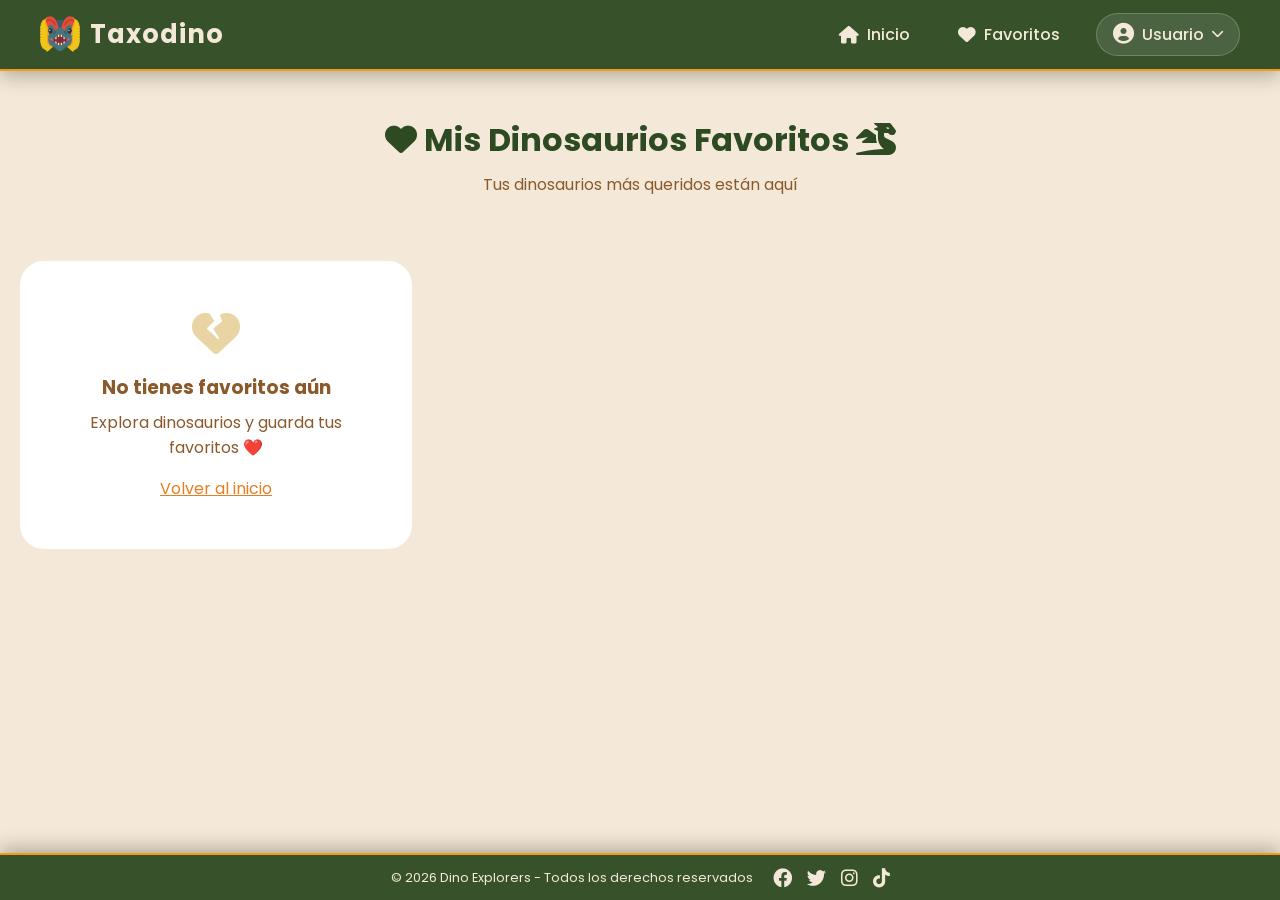
<file: frontend/favoritos.html>
<!DOCTYPE html>
<html lang="es">

<head>
    <meta charset="UTF-8">
    <meta name="viewport" content="width=device-width, initial-scale=1.0">
    <title>Taxodino</title>

    <!-- Google Fonts -->
    <link href="https://fonts.googleapis.com/css2?family=Poppins:wght@400;500;600;700;800&amp;display=swap"
        rel="stylesheet">

    <!-- Font Awesome 6 -->
    <link rel="stylesheet" href="https://cdnjs.cloudflare.com/ajax/libs/font-awesome/6.0.0-beta3/css/all.min.css">

    <!-- Estilos -->
    <link rel="stylesheet" href="/static/css/stylee.css">

    <!-- Iconos -->
    <link rel="icon" type="image/png" href="/static/img/favicon/favicon-96x96.png" sizes="96x96" />
    <link rel="icon" type="image/svg+xml" href="/static/img/favicon/favicon.svg" />
    <link rel="shortcut icon" href="/static/img/favicon/favicon.ico" />
    <link rel="apple-touch-icon" sizes="180x180" href="/static/img/favicon/apple-touch-icon.png" />
    <meta name="apple-mobile-web-app-title" content="Taxodino" />
    <link rel="manifest" href="/static/img/favicon/site.webmanifest" />

</head>

<body>

<nav class="navbar">
        <div class="navbar-container">
            <a href="/" class="navbar-brand">
                <img src="/static/img/dilophosaurus.png" alt="Dinosaurio">
                <h1>Taxodino</h1>
            </a>

            <div class="nav-links">
                <a href="/" class="nav-link">
                    <i class="fas fa-home"></i> <span>Inicio</span>
                </a>
                <a href="/favoritos" class="nav-link" id="favoritosLink">
                    <i class="fas fa-heart"></i> <span>Favoritos</span>
                </a>

                <div class="user-menu" id="userMenu">
                    <div class="user-menu-trigger" id="userMenuTrigger">
                        <i class="fas fa-user-circle"></i>
                        <span id="userNameDisplay">Usuario</span>
                        <i class="fas fa-chevron-down"></i>
                    </div>
                    <div class="user-dropdown" id="userDropdown"></div>
                </div>
            </div>
        </div>
    </nav>

    <div id="dino-bg-container"></div>

    <!-- Contenido principal -->
    <main class="main-content">
        <div class="hero-section">
            <h2><i class="fas fa-heart"></i> Mis Dinosaurios Favoritos <i class="fas fa-dragon"></i></h2>
            <p>Tus dinosaurios más queridos están aquí</p>
        </div>

        <!-- Grid de dinosaurios favoritos -->
        <div id="dinosaursGrid" class="dinosaurs-grid">
            <div class="loading-spinner">
                <i class="fas fa-dragon"></i>
                <p>Cargando tus favoritos...</p>
            </div>
        </div>
    </main>

    <footer>
        <div class="footer-content">
            <p>© 2026 Dino Explorers - Todos los derechos reservados</p>
            <div class="footer-icons">
                <i class="fab fa-facebook"></i>
                <i class="fab fa-twitter"></i>
                <i class="fab fa-instagram"></i>
                <i class="fab fa-tiktok"></i>
            </div>
        </div>
    </footer>

    <script src="/static/js/menu-usuario.js"></script>
    <script src="/static/js/favoritos.js"></script>
</body>

</html>
</file>
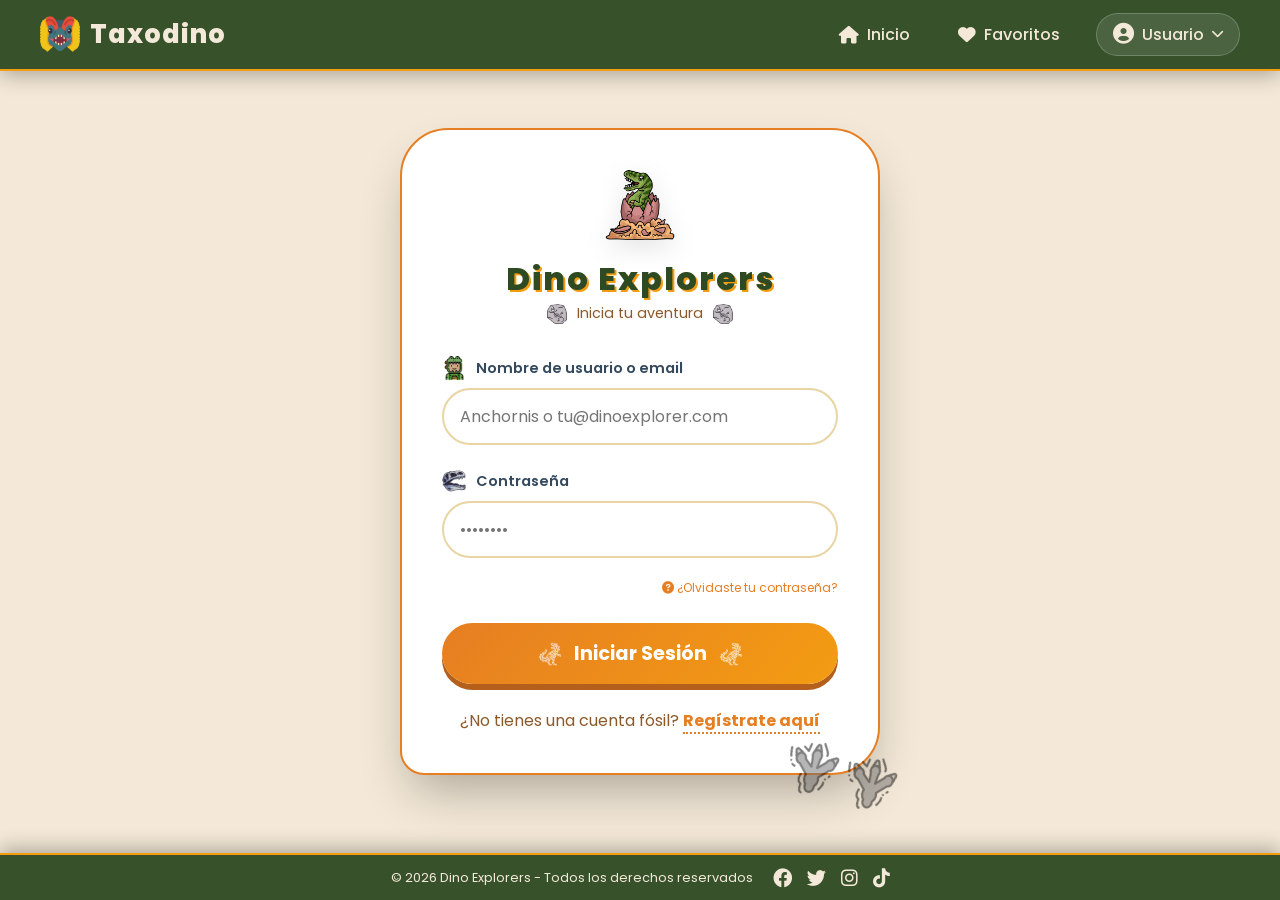
<file: frontend/login.html>
<!DOCTYPE html>
<html lang="es">
<head>
    <meta charset="UTF-8">
    <meta name="viewport" content="width=device-width, initial-scale=1.0">
    <title>Taxodino</title>
    
    <!-- Google Fonts -->
    <link href="https://fonts.googleapis.com/css2?family=Poppins:wght@400;500;600;700;800&display=swap" rel="stylesheet">
    
    <!-- Font Awesome 6 -->
    <link rel="stylesheet" href="https://cdnjs.cloudflare.com/ajax/libs/font-awesome/6.0.0-beta3/css/all.min.css">
    
    <!-- Estilos -->
    <link rel="stylesheet" href="/static/css/style.css">

    <!-- Iconos -->
    <link rel="icon" type="image/png" href="/static/img/favicon/favicon-96x96.png" sizes="96x96" />
    <link rel="icon" type="image/svg+xml" href="/static/img/favicon/favicon.svg" />
    <link rel="shortcut icon" href="/static/img/favicon/favicon.ico" />
    <link rel="apple-touch-icon" sizes="180x180" href="/static/img/favicon/apple-touch-icon.png" />
    <meta name="apple-mobile-web-app-title" content="Taxodino" />
    <link rel="manifest" href="/static/img/favicon/site.webmanifest" />

</head>
<body>

<nav class="navbar">
        <div class="navbar-container">
            <a href="/" class="navbar-brand">
                <img src="/static/img/dilophosaurus.png" alt="Dinosaurio">
                <h1>Taxodino</h1>
            </a>

            <div class="nav-links">
                <a href="/" class="nav-link">
                    <i class="fas fa-home"></i> <span>Inicio</span>
                </a>
                <a href="/favoritos" class="nav-link" id="favoritosLink">
                    <i class="fas fa-heart"></i> <span>Favoritos</span>
                </a>

                <div class="user-menu" id="userMenu">
                    <div class="user-menu-trigger" id="userMenuTrigger">
                        <i class="fas fa-user-circle"></i>
                        <span id="userNameDisplay">Usuario</span>
                        <i class="fas fa-chevron-down"></i>
                    </div>
                    <div class="user-dropdown" id="userDropdown"></div>
                </div>
            </div>
        </div>
    </nav>

    <div id="dino-bg-container"></div>

    <!-- Contenido principal -->
    <main class="main-content">
        <div class="login-container">
            <div class="dino-header">
                <div class="dino-icon">
                    <img src="/static/img/huevo.png" alt="Huevo dinosaurio" class="egg-logo">
                </div>
                <h1>Dino Explorers</h1>
                <div class="subtitle">
                    <img src="/static/img/fosil.png" alt="Fósil" class="sub-icon">
                    <span>Inicia tu aventura</span>
                    <img src="/static/img/fosil.png" alt="Fósil" class="sub-icon">
                </div>
            </div>

            <form id="loginForm">
                <div class="input-group">
                    <label>
                        <img src="/static/img/dinosaurio-user.png" alt="Usuario" class="input-icon">
                        <span>Nombre de usuario o email</span>
                    </label>
                    <input type="text" id="username" placeholder="Anchornis o tu@dinoexplorer.com" required>
                </div>

                <div class="input-group">
                    <label>
                        <img src="/static/img/craneo-de-dinosaurio (1).png" alt="Contraseña" class="input-icon">
                        <span>Contraseña</span>
                    </label>
                    <input type="password" id="password" placeholder="••••••••" required>
                </div>

                <div class="forgot-password">
                    <a href="#"><i class="fas fa-question-circle"></i> ¿Olvidaste tu contraseña?</a>
                </div>

                <button type="submit" class="register-btn">
                    <img src="/static/img/dinosaurio (2).png" alt="Dinosaurio" class="btn-icon">
                    <span>Iniciar Sesión</span>
                    <img src="/static/img/dinosaurio (2).png" alt="Dinosaurio" class="btn-icon">
                </button>

                <div class="success-message" id="successMessage">
                    <img src="/static/img/huella.png" alt="Huella" class="success-icon">
                    <span>¡Inicio de sesión exitoso! Redirigiendo...</span>
                </div>

                <div class="register-link">
                    ¿No tienes una cuenta fósil? <a href="/registro">Regístrate aquí</a>
                </div>
            </form>
            
            <div class="footprint-decoration">
                <img src="/static/img/huella2.png" alt="Huella" class="footprint-img">
                <img src="/static/img/huella2.png" alt="Huella" class="footprint-img">
            </div>
        </div>
    </main>

    <footer>
        <div class="footer-content">
            <p>© 2026 Dino Explorers - Todos los derechos reservados</p>
            <div class="footer-icons">
                <i class="fab fa-facebook"></i>
                <i class="fab fa-twitter"></i>
                <i class="fab fa-instagram"></i>
                <i class="fab fa-tiktok"></i>
            </div>
        </div>
    </footer>

    <script src="/static/js/login.js"></script>
    <script src="/static/js/menu-usuario.js"></script>
</body>
</html>
</file>
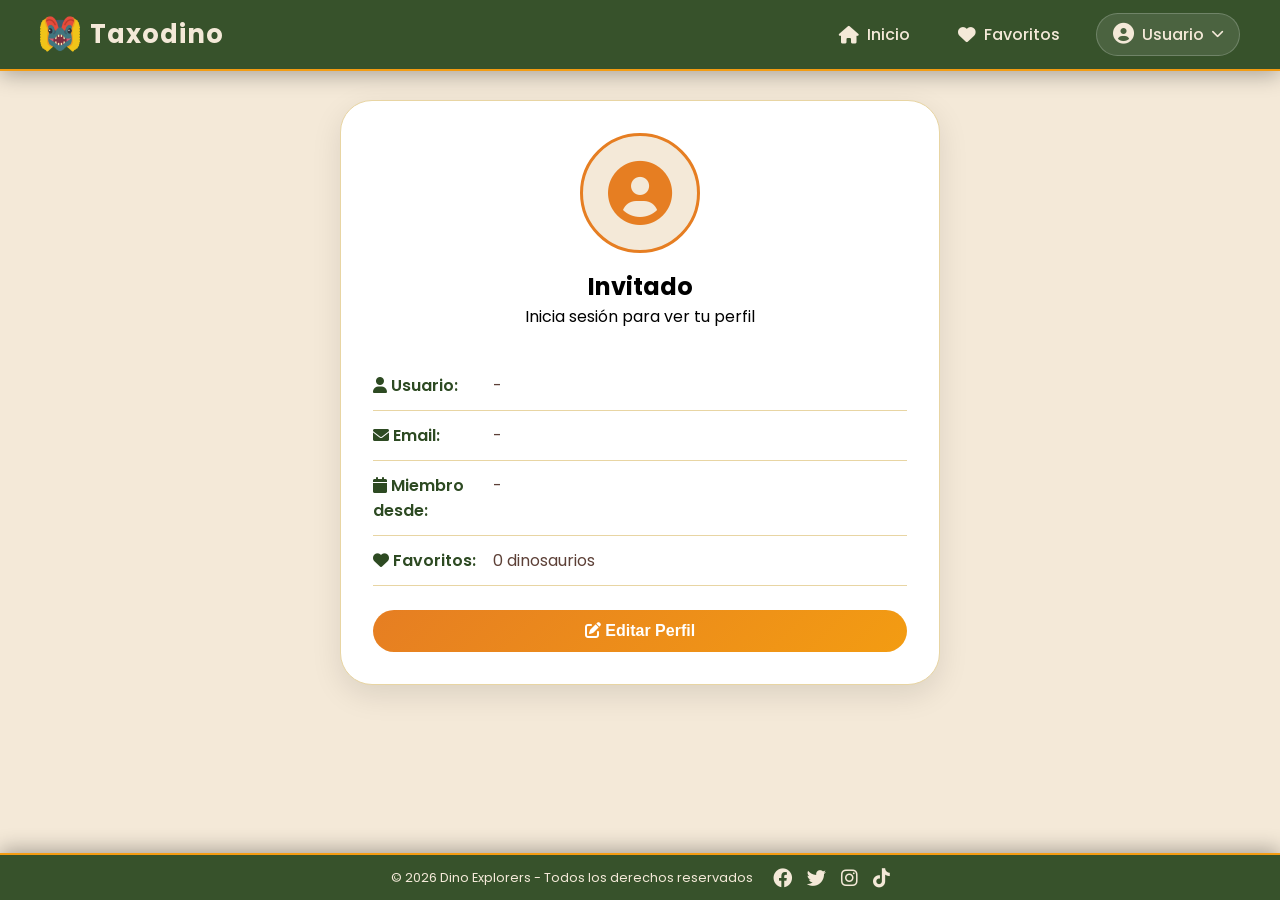
<file: frontend/perfil.html>
<!DOCTYPE html>
<html lang="es">

<head>
    <meta charset="UTF-8">
    <meta name="viewport" content="width=device-width, initial-scale=1.0">
    <title>Taxodino</title>

    <!-- Google Fonts -->
    <link href="https://fonts.googleapis.com/css2?family=Poppins:wght@400;500;600;700;800&display=swap"
        rel="stylesheet">

    <!-- Font Awesome 6 -->
    <link rel="stylesheet" href="https://cdnjs.cloudflare.com/ajax/libs/font-awesome/6.0.0-beta3/css/all.min.css">

    <!-- Estilos -->
    <link rel="stylesheet" href="../static/css/stylee.css">

    <!-- Iconos -->
    <link rel="icon" type="image/png" href="/static/img/favicon/favicon-96x96.png" sizes="96x96" />
    <link rel="icon" type="image/svg+xml" href="/static/img/favicon/favicon.svg" />
    <link rel="shortcut icon" href="/static/img/favicon/favicon.ico" />
    <link rel="apple-touch-icon" sizes="180x180" href="/static/img/favicon/apple-touch-icon.png" />
    <meta name="apple-mobile-web-app-title" content="Taxodino" />
    <link rel="manifest" href="/static/img/favicon/site.webmanifest" />
    <style>
        .profile-container {
            background: white;
            border-radius: 32px;
            padding: 2rem;
            max-width: 600px;
            width: 100%;
            margin: 0 auto;
            box-shadow: 0 10px 30px rgba(0, 0, 0, 0.1);
            border: 1px solid #E8D5A3;
        }
        
        .profile-header {
            text-align: center;
            margin-bottom: 2rem;
        }
        
        .profile-avatar {
            width: 120px;
            height: 120px;
            background: #F4E9D8;
            border-radius: 50%;
            display: flex;
            align-items: center;
            justify-content: center;
            margin: 0 auto 1rem;
            border: 3px solid #E67E22;
        }
        
        .profile-avatar i {
            font-size: 4rem;
            color: #E67E22;
        }
        
        .profile-info {
            margin-top: 1rem;
        }
        
        .info-row {
            display: flex;
            padding: 12px 0;
            border-bottom: 1px solid #E8D5A3;
        }
        
        .info-label {
            width: 120px;
            font-weight: 600;
            color: #2D4A22;
        }
        
        .info-value {
            flex: 1;
            color: #5D4037;
        }
        
        .edit-btn {
            background: linear-gradient(135deg, #E67E22, #F39C12);
            border: none;
            padding: 12px 24px;
            border-radius: 30px;
            color: white;
            font-weight: bold;
            cursor: pointer;
            margin-top: 1.5rem;
            width: 100%;
            font-size: 1rem;
        }
        
        .edit-btn:hover {
            transform: translateY(-2px);
        }
    </style>
</head>

<body>

<nav class="navbar">
        <div class="navbar-container">
            <a href="/" class="navbar-brand">
                <img src="/static/img/dilophosaurus.png" alt="Dinosaurio">
                <h1>Taxodino</h1>
            </a>

            <div class="nav-links">
                <a href="/" class="nav-link">
                    <i class="fas fa-home"></i> <span>Inicio</span>
                </a>
                <a href="/favoritos" class="nav-link" id="favoritosLink">
                    <i class="fas fa-heart"></i> <span>Favoritos</span>
                </a>

                <div class="user-menu" id="userMenu">
                    <div class="user-menu-trigger" id="userMenuTrigger">
                        <i class="fas fa-user-circle"></i>
                        <span id="userNameDisplay">Usuario</span>
                        <i class="fas fa-chevron-down"></i>
                    </div>
                    <div class="user-dropdown" id="userDropdown"></div>
                </div>
            </div>
        </div>
    </nav>

    <div id="dino-bg-container"></div>

    <!-- Contenido principal -->
    <main class="main-content">
        <div class="profile-container">
            <div class="profile-header">
                <div class="profile-avatar">
                    <i class="fas fa-user-circle"></i>
                </div>
                <h2 id="profileName">Cargando...</h2>
                <p id="profileEmail"></p>
            </div>
            
            <div class="profile-info">
                <div class="info-row">
                    <div class="info-label"><i class="fas fa-user"></i> Usuario:</div>
                    <div class="info-value" id="infoUsername">-</div>
                </div>
                <div class="info-row">
                    <div class="info-label"><i class="fas fa-envelope"></i> Email:</div>
                    <div class="info-value" id="infoEmail">-</div>
                </div>
                <div class="info-row">
                    <div class="info-label"><i class="fas fa-calendar"></i> Miembro desde:</div>
                    <div class="info-value" id="infoJoined">-</div>
                </div>
                <div class="info-row">
                    <div class="info-label"><i class="fas fa-heart"></i> Favoritos:</div>
                    <div class="info-value" id="infoFavorites">0 dinosaurios</div>
                </div>
            </div>
            
            <button class="edit-btn" onclick="alert('Funcionalidad en desarrollo')">
                <i class="fas fa-edit"></i> Editar Perfil
            </button>
        </div>
    </main>

    <footer>
        <div class="footer-content">
            <p>© 2026 Dino Explorers - Todos los derechos reservados</p>
            <div class="footer-icons">
                <i class="fab fa-facebook"></i>
                <i class="fab fa-twitter"></i>
                <i class="fab fa-instagram"></i>
                <i class="fab fa-tiktok"></i>
            </div>
        </div>
    </footer>

    <script src="/static/js/menu-usuario.js"></script>
    <script>
        // Cargar datos del perfil desde localStorage
        document.addEventListener('DOMContentLoaded', function() {
            const user = JSON.parse(localStorage.getItem('currentUser') || '{}');
            
            if (user.username) {
                document.getElementById('profileName').textContent = user.username || 'Usuario';
                document.getElementById('profileEmail').textContent = user.email || '';
                document.getElementById('infoUsername').textContent = user.username || '-';
                document.getElementById('infoEmail').textContent = user.email || '-';
                document.getElementById('infoJoined').textContent = user.joined || '2026';
                
                // Cargar cantidad de favoritos
                const favorites = JSON.parse(localStorage.getItem('favorites') || '[]');
                document.getElementById('infoFavorites').textContent = favorites.length + ' dinosaurios';
            } else {
                document.getElementById('profileName').textContent = 'Invitado';
                document.getElementById('profileEmail').textContent = 'Inicia sesión para ver tu perfil';
            }
        });
    </script>
</body>

</html>
</file>
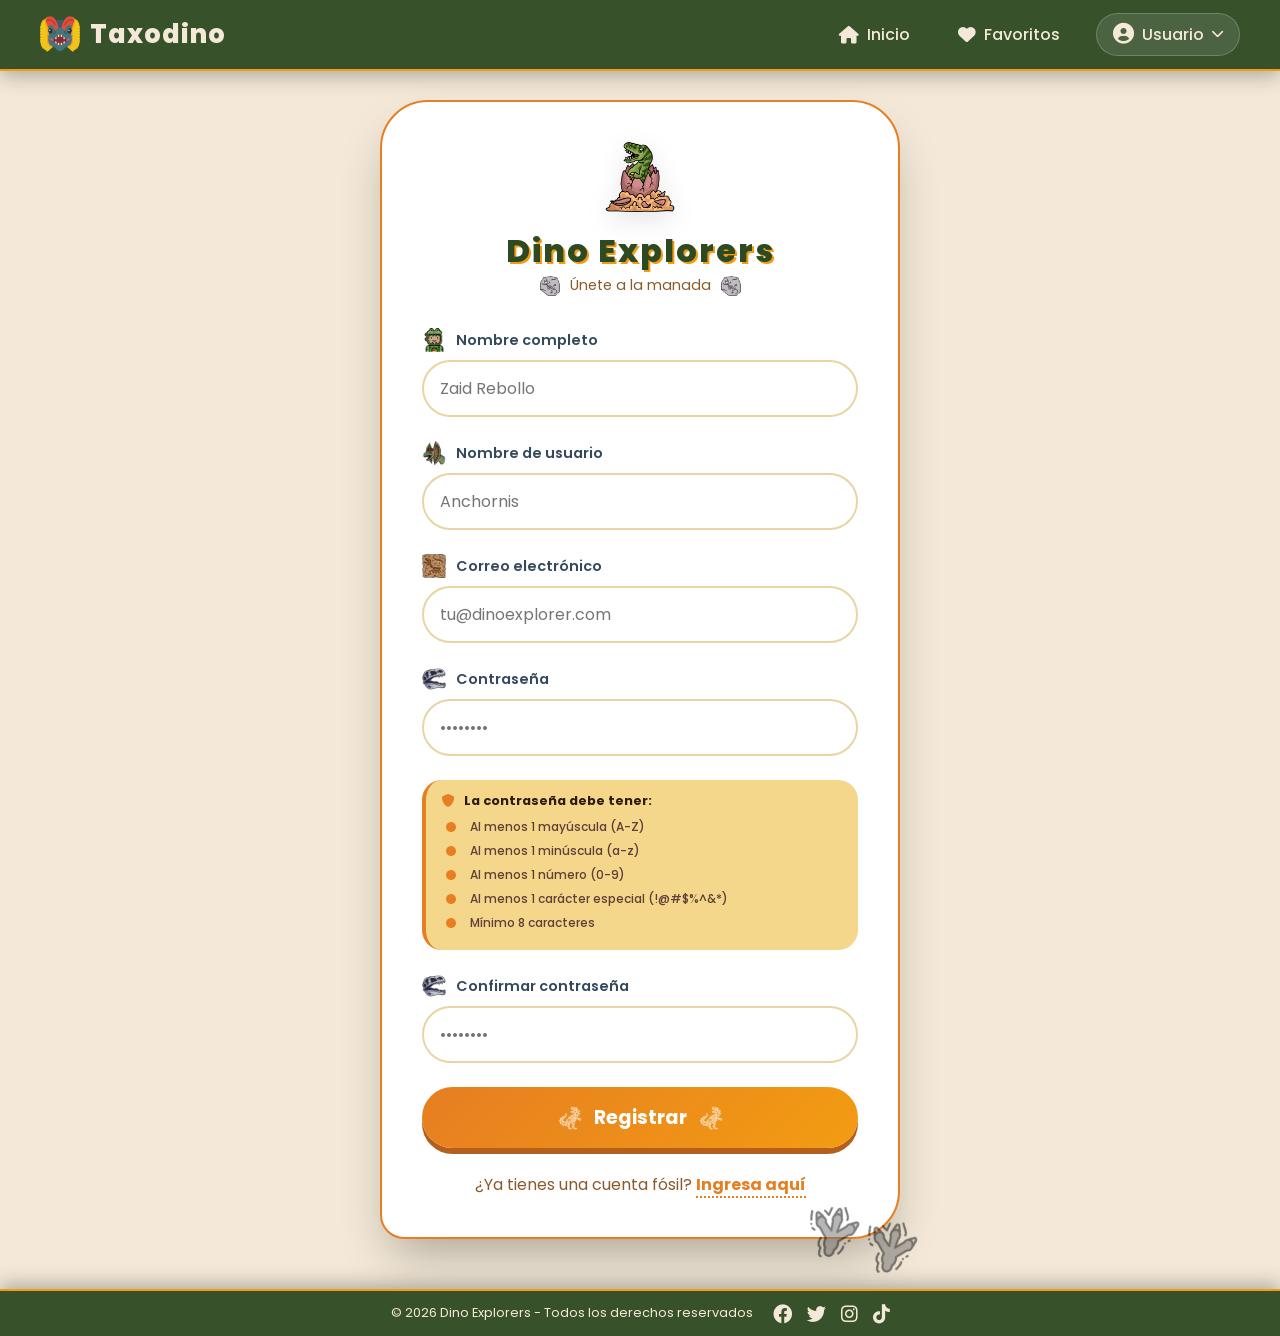
<file: frontend/registro.html>
<!DOCTYPE html>
<html lang="es">

<head>
    <meta charset="UTF-8">
    <meta name="viewport" content="width=device-width, initial-scale=1.0">
    <title>Taxodino</title>

    <!-- Google Fonts -->
    <link href="https://fonts.googleapis.com/css2?family=Poppins:wght@400;500;600;700;800&display=swap"
        rel="stylesheet">

    <!-- Font Awesome 6 -->
    <link rel="stylesheet" href="https://cdnjs.cloudflare.com/ajax/libs/font-awesome/6.0.0-beta3/css/all.min.css">

    <!-- Estilos -->
    <link rel="stylesheet" href="/static/css/style.css">

    <!-- Iconos -->
    <link rel="icon" type="image/png" href="/static/img/favicon/favicon-96x96.png" sizes="96x96" />
    <link rel="icon" type="image/svg+xml" href="/static/img/favicon/favicon.svg" />
    <link rel="shortcut icon" href="/static/img/favicon/favicon.ico" />
    <link rel="apple-touch-icon" sizes="180x180" href="/static/img/favicon/apple-touch-icon.png" />
    <meta name="apple-mobile-web-app-title" content="Taxodino" />
    <link rel="manifest" href="/static/img/favicon/site.webmanifest" />
</head>

<body>

    <nav class="navbar">
        <div class="navbar-container">
            <a href="/" class="navbar-brand">
                <img src="/static/img/dilophosaurus.png" alt="Dinosaurio">
                <h1>Taxodino</h1>
            </a>

            <div class="nav-links">
                <a href="/" class="nav-link">
                    <i class="fas fa-home"></i> <span>Inicio</span>
                </a>
                <a href="/favoritos" class="nav-link" id="favoritosLink">
                    <i class="fas fa-heart"></i> <span>Favoritos</span>
                </a>

                <div class="user-menu" id="userMenu">
                    <div class="user-menu-trigger" id="userMenuTrigger">
                        <i class="fas fa-user-circle"></i>
                        <span id="userNameDisplay">Usuario</span>
                        <i class="fas fa-chevron-down"></i>
                    </div>
                    <div class="user-dropdown" id="userDropdown"></div>
                </div>
            </div>
        </div>
    </nav>

    <div id="dino-bg-container"></div>

    <!-- Contenido principal -->
    <main class="main-content">
        <div class="register-container">
            <div class="dino-header">
                <div class="dino-icon">
                    <img src="/static/img/huevo.png" alt="Huevo dinosaurio" class="egg-logo">
                </div>
                <h1>Dino Explorers</h1>
                <div class="subtitle">
                    <img src="/static/img/fosil.png" alt="Fósil" class="sub-icon">
                    <span>Únete a la manada</span>
                    <img src="/static/img/fosil.png" alt="Fósil" class="sub-icon">
                </div>
            </div>

            <form id="registroForm">
                <div class="input-group">
                    <label>
                        <img src="/static/img/dinosaurio-user.png" alt="Dinosaurio" class="input-icon">
                        <span>Nombre completo</span>
                    </label>
                    <input type="text" id="nombre" placeholder="Zaid Rebollo" required>
                </div>

                <div class="input-group">
                    <label>
                        <img src="/static/img/dilofosaurio.png" alt="Dilofosaurio" class="input-icon">
                        <span>Nombre de usuario</span>
                    </label>
                    <input type="text" id="username" placeholder="Anchornis" required>
                </div>

                <div class="input-group">
                    <label>
                        <img src="/static/img/fosil-correo.png" alt="Fosil" class="input-icon">
                        <span>Correo electrónico</span>
                    </label>
                    <input type="email" id="email" placeholder="tu@dinoexplorer.com" required>
                </div>

                <div class="input-group">
                    <label>
                        <img src="/static/img/craneo-de-dinosaurio (1).png" alt="Cráneo" class="input-icon">
                        <span>Contraseña</span>
                    </label>
                    <input type="password" id="password" placeholder="••••••••" required>
                </div>

                <!-- Lista de requisitos de contraseña -->
                <div class="password-requirements" id="passwordRequirements">
                    <p class="req-title"><i class="fas fa-shield-alt"></i> La contraseña debe tener:</p>
                    <ul>
                        <li id="req-mayuscula"><i class="fas fa-circle"></i> Al menos 1 mayúscula (A-Z)</li>
                        <li id="req-minuscula"><i class="fas fa-circle"></i> Al menos 1 minúscula (a-z)</li>
                        <li id="req-numero"><i class="fas fa-circle"></i> Al menos 1 número (0-9)</li>
                        <li id="req-especial"><i class="fas fa-circle"></i> Al menos 1 carácter especial (!@#$%^&*)</li>
                        <li id="req-longitud"><i class="fas fa-circle"></i> Mínimo 8 caracteres</li>
                    </ul>
                </div>

                <div class="input-group">
                    <label>
                        <img src="/static/img/craneo-de-dinosaurio (1).png" alt="Craneo" class="input-icon">
                        <span>Confirmar contraseña</span>
                    </label>
                    <input type="password" id="confirmPassword" placeholder="••••••••" required>
                    <div class="password-match-message" id="matchMessage"></div>
                </div>

                <button type="submit" class="register-btn">
                    <img src="/static/img/dinosaurio (2).png" alt="Dinosaurio" class="btn-icon">
                    <span>Registrar</span>
                    <img src="/static/img/dinosaurio (2).png" alt="Dinosaurio" class="btn-icon">
                </button>

                <div class="success-message" id="successMessage">
                    <img src="/static/img/huella.png" alt="Huella" class="success-icon">
                    <span>¡Registro exitoso! Bienvenido a la manada</span>
                </div>

                <div class="login-link">
                    ¿Ya tienes una cuenta fósil? <a href="/login">Ingresa aquí</a>
                </div>
            </form>

            <div class="footprint-decoration">
                <img src="/static/img/huella2.png" alt="Huella" class="footprint-img">
                <img src="/static/img/huella2.png" alt="Huella" class="footprint-img">
            </div>
        </div>
    </main>

    <footer>
        <div class="footer-content">
            <p>© 2026 Dino Explorers - Todos los derechos reservados</p>
            <div class="footer-icons">
                <i class="fab fa-facebook"></i>
                <i class="fab fa-twitter"></i>
                <i class="fab fa-instagram"></i>
                <i class="fab fa-tiktok"></i>
            </div>
        </div>
    </footer>

    <script src="/static/js/registro.js"></script>
    <script src="/static/js/menu-usuario.js"></script>
</body>

</html>
</file>
<file: static/css/stylee.css>
/* ============================================
   RESET
   ============================================ */
* {
    margin: 0;
    padding: 0;
    box-sizing: border-box;
}

/* IMPORTANTE: Asegurar que html y body ocupen toda la altura */
html {
    height: 100%;
}

body {
    font-family: 'Poppins', sans-serif;
    background: #F4E9D8;
    min-height: 100vh;
    display: flex;
    flex-direction: column;
    position: relative;
    overflow-x: hidden;
    padding-top: 80px;
}

/* ============================================
   CURSORES PERSONALIZADOS - TEMÁTICA DINOSAURIO
   ============================================ */

/* 1. CURSOR NORMAL (Default) - Huevo de dinosaurio */
body,
html {
    cursor: url('/static/img/huevo-de-dinosaurio-mouse.png') 16 16, auto;
}

/* 2. CURSOR TEXTO (Input) - Pluma */
input,
textarea,
select,
[contenteditable="true"] {
    cursor: url('/static/img/pluma-mouse.png') 8 8, text;
}

/* 3. CURSOR ENLACES Y BOTONES - Huellita */
a,
.nav-link,
.link,
button,
.btn,
.register-btn,
.user-menu-trigger,
#userMenu,
.user-menu,
.login-link a,
.navbar-brand,
[role="button"],
input[type="submit"],
input[type="button"],
.user-dropdown a {
    cursor: url('/static/img/huellita.png') 16 16, pointer;
}

/* 4. CURSOR CARGA (Loading/Wait) - Huevos-mouse */
.loading,
.waiting,
[data-loading="true"] {
    cursor: url('/static/img/huevos-mouse.gif') 16 16, wait;
}

/* 5. CURSOR NO PERMITIDO (Not allowed) - Opción con lo que tengas */
.disabled,
[disabled],
.btn:disabled,
input:disabled {
    cursor: url('/static/img/huesos.png') 16 16, not-allowed;
}

/* 6. CURSOR AYUDA (Help) - Podrías usar pluma o fosil */
.help,
[data-help] {
    cursor: url('/static/img/pluma-mouse.png') 16 16, help;
}

/* ============================================
   NAVBAR (BARRA SUPERIOR - VERDE OSCURO)
   ============================================ */
.navbar {
    position: fixed;
    top: 0;
    left: 0;
    width: 100%;
    background: rgba(45, 74, 34, 0.95);
    backdrop-filter: blur(10px);
    z-index: 100;
    padding: 0.8rem 2rem;
    box-shadow: 0 4px 20px rgba(0, 0, 0, 0.3);
    border-bottom: 2px solid #F39C12;
}

.navbar-container {
    max-width: 1200px;
    margin: 0 auto;
    display: flex;
    justify-content: space-between;
    align-items: center;
    flex-wrap: wrap;
}

/* Logo / Marca */
.navbar-brand {
    display: flex;
    align-items: center;
    gap: 10px;
    text-decoration: none;
    transition: transform 0.3s ease;
}

.navbar-brand:hover {
    transform: scale(1.05);
}

/* Estilo para la imagen del logo en la barra superior */
.navbar-brand img {
    width: 40px;
    height: auto;
    transition: filter 0.3s ease;
}

.navbar-brand h1 {
    font-size: 1.6rem;
    margin: 0;
    color: #F4E9D8;
    text-shadow: none;
    letter-spacing: 1px;
}

/* Enlaces de navegación */
.nav-links {
    display: flex;
    align-items: center;
    gap: 1.5rem;
    flex-wrap: wrap;
}

.nav-link {
    display: flex;
    align-items: center;
    gap: 8px;
    color: #F4E9D8;
    text-decoration: none;
    font-weight: 500;
    padding: 8px 12px;
    border-radius: 30px;
    transition: all 0.3s ease;
}

.nav-link i {
    font-size: 1.1rem;
    color: #F4E9D8;
    transition: color 0.3s ease;
}

.nav-link:hover {
    background: rgba(243, 156, 18, 0.2);
    color: #F39C12;
    transform: translateY(-2px);
}

.nav-link:hover i {
    color: #F39C12;
}

/* Menú de usuario */
.user-menu {
    position: relative;
}

.user-menu-trigger {
    display: flex;
    align-items: center;
    gap: 8px;
    background: rgba(255, 255, 255, 0.1);
    padding: 8px 16px;
    border-radius: 40px;
    cursor: pointer;
    transition: all 0.3s ease;
    border: 1px solid rgba(255, 255, 255, 0.2);
}

.user-menu-trigger:hover {
    background: rgba(243, 156, 18, 0.25);
    transform: translateY(-2px);
    border-color: rgba(243, 156, 18, 0.5);
}

.user-menu-trigger i:first-child {
    font-size: 1.3rem;
    color: #F4E9D8;
}

.user-menu-trigger span {
    color: #F4E9D8;
    font-weight: 500;
}

.user-menu-trigger i:last-child {
    font-size: 0.8rem;
    color: #F4E9D8;
}

/* Dropdown del usuario - fondo más oscuro para contraste */
.user-dropdown {
    position: absolute;
    top: 110%;
    right: 0;
    background: #2D4A22;
    border-radius: 16px;
    min-width: 200px;
    box-shadow: 0 8px 20px rgba(0, 0, 0, 0.3);
    overflow: hidden;
    opacity: 0;
    visibility: hidden;
    transform: translateY(-10px);
    transition: all 0.3s ease;
    z-index: 101;
    border: 1px solid #F39C12;
}

.user-dropdown.show {
    opacity: 1;
    visibility: visible;
    transform: translateY(0);
}

.user-dropdown a {
    display: flex;
    align-items: center;
    gap: 12px;
    padding: 12px 16px;
    color: #F4E9D8;
    text-decoration: none;
    transition: all 0.2s ease;
    font-weight: 500;
}

.user-dropdown a i {
    width: 20px;
    color: #ffffff;
}

.user-dropdown a:hover {
    background: #3A5C2E;
    color: #F39C12;
}

.user-dropdown a:hover i {
    color: #F39C12;
}

.world-section {
    max-width: 1200px;
    margin: 0 auto 2rem;
    padding: 1.5rem;
    background: linear-gradient(135deg, rgba(45, 74, 34, 0.96), rgba(22, 52, 74, 0.96));
    border: 2px solid rgba(243, 156, 18, 0.45);
    border-radius: 28px;
    color: #F4E9D8;
    box-shadow: 0 18px 40px rgba(20, 28, 22, 0.22);
}

.world-section-copy {
    margin-bottom: 1rem;
}

.world-kicker {
    display: inline-block;
    margin-bottom: 0.65rem;
    padding: 0.35rem 0.75rem;
    border-radius: 999px;
    background: rgba(243, 156, 18, 0.18);
    color: #FFD27D;
    font-size: 0.78rem;
    font-weight: 700;
    letter-spacing: 0.08em;
    text-transform: uppercase;
}

.world-section-copy h3 {
    font-size: clamp(1.6rem, 2vw, 2.25rem);
    margin-bottom: 0.6rem;
}

.world-section-copy p,
.map-country-status,
.map-dino-item p,
.map-dinosaur-list p {
    color: rgba(244, 233, 216, 0.9);
}

.world-tools {
    display: grid;
    grid-template-columns: auto minmax(220px, 320px) 1fr;
    gap: 1rem;
    align-items: center;
    margin-bottom: 1rem;
}

.world-tools label,
.world-results-header h4 {
    font-weight: 700;
}

.country-select {
    padding: 0.9rem 1rem;
    border: 1px solid rgba(243, 156, 18, 0.35);
    border-radius: 14px;
    background: rgba(244, 233, 216, 0.98);
    color: #243724;
    font-size: 1rem;
}

.world-map {
    height: 420px;
    border-radius: 22px;
    overflow: hidden;
    border: 1px solid rgba(255, 255, 255, 0.16);
    box-shadow: inset 0 0 0 1px rgba(255, 255, 255, 0.05);
}

.world-results {
    margin-top: 1rem;
    padding: 1rem;
    border-radius: 20px;
    background: rgba(255, 255, 255, 0.08);
}

.world-results-header {
    display: flex;
    justify-content: space-between;
    align-items: center;
    gap: 1rem;
    margin-bottom: 0.8rem;
}

.map-source-badge {
    display: inline-flex;
    align-items: center;
    gap: 0.45rem;
    padding: 0.45rem 0.8rem;
    border-radius: 999px;
    background: rgba(255, 255, 255, 0.12);
    color: #FFF0CB;
    font-size: 0.85rem;
    font-weight: 600;
}

.map-dinosaur-list {
    display: grid;
    gap: 0.8rem;
}

.map-dino-item {
    padding: 0.9rem 1rem;
    border-left: 4px solid #F39C12;
    border-radius: 14px;
    background: rgba(255, 255, 255, 0.08);
}

.map-dino-item h5 {
    margin-bottom: 0.35rem;
    font-size: 1rem;
}

.map-dino-meta {
    display: flex;
    flex-wrap: wrap;
    gap: 0.5rem;
    margin: 0.45rem 0 0.6rem;
}

.map-dino-meta span,
.location-chip {
    display: inline-flex;
    align-items: center;
    gap: 0.35rem;
    padding: 0.35rem 0.65rem;
    border-radius: 999px;
    background: rgba(244, 233, 216, 0.14);
    font-size: 0.84rem;
}

.location-summary {
    margin-top: 0.75rem;
}

.location-chips {
    display: flex;
    flex-wrap: wrap;
    gap: 0.5rem;
    margin-top: 0.5rem;
}

.location-chip {
    color: #2D4A22;
    background: #F7D38A;
    font-weight: 600;
}

.user-dropdown hr {
    margin: 0;
    border: none;
    height: 1px;
    background: #F39C12;
    opacity: 0.3;
}

/* ============================================
   CONTENEDOR PRINCIPAL
   ============================================ */
/* Contenedor que empuja el footer hacia abajo */
.main-content {
    flex: 1;
    display: flex;
    flex-direction: column;
    align-items: center;
    justify-content: flex-start;
    width: 100%;
    max-width: 1400px;
    margin: 0 auto;
    padding: 20px;
}



/* ============================================
   ESTILOS ESPECÍFICOS - PÁGINA PRINCIPAL
   ============================================ */

/* Hero Section */
.hero-section {
    text-align: center;
    margin-bottom: 2rem;
    padding: 1rem;
}

.hero-section h2 {
    color: #2D4A22;
    font-size: 2rem;
    margin-bottom: 0.5rem;
}

.hero-section p {
    color: #8B5A2B;
    font-size: 1rem;
}

/* Buscador */
.search-container {
    max-width: 600px;
    margin: 0 auto 2rem auto;
    position: relative;
}

.search-box {
    display: flex;
    gap: 10px;
    background: white;
    border-radius: 60px;
    padding: 5px;
    box-shadow: 0 4px 15px rgba(0, 0, 0, 0.1);
    border: 2px solid #E8D5A3;
    transition: all 0.3s ease;
}

.search-box:focus-within {
    border-color: #E67E22;
    box-shadow: 0 0 0 4px rgba(230, 126, 34, 0.2);
}

.search-input {
    flex: 1;
    border: none;
    padding: 15px 20px;
    font-size: 1rem;
    width: 500px;
    background: transparent;
}

.search-input:focus {
    outline: none;
    transform: none;
    box-shadow: none;
}

.search-btn {
    background: linear-gradient(135deg, #E67E22, #F39C12);
    border: none;
    padding: 0 25px;
    border-radius: 60px;
    color: white;
    font-weight: bold;
    cursor: pointer;
    transition: all 0.3s ease;
    display: flex;
    align-items: center;
    gap: 8px;
}

.search-btn img {
    width: 20px;
    height: auto;
}

.search-btn:hover {
    transform: translateY(-2px);
    background: linear-gradient(135deg, #F39C12, #E67E22);
}

/* Filtros rápidos */
.filters-section {
    display: flex;
    justify-content: center;
    gap: 15px;
    flex-wrap: wrap;
    margin-bottom: 2rem;
}

.filter-btn {
    background: white;
    border: 2px solid #E8D5A3;
    padding: 8px 20px;
    border-radius: 30px;
    cursor: pointer;
    transition: all 0.3s ease;
    font-weight: 500;
    color: #5D4037;
    display: flex;
    align-items: center;
    gap: 8px;
}

.filter-btn i {
    font-size: 1rem;
}

.filter-btn:hover,
.filter-btn.active {
    background: linear-gradient(135deg, #E67E22, #F39C12);
    border-color: #E67E22;
    color: white;
    transform: translateY(-2px);
}

.filter-btn:hover i,
.filter-btn.active i {
    color: white;
}

/* Grid de tarjetas */
.dinosaurs-grid {
    display: grid;
    grid-template-columns: repeat(auto-fill, minmax(320px, 1fr));
    gap: 2rem;
    margin-top: 1rem;
    width: 100%;
}

/* Tarjeta de dinosaurio */
.dino-card {
    background: white;
    border-radius: 24px;
    overflow: hidden;
    transition: all 0.3s ease;
    box-shadow: 0 4px 15px rgba(0, 0, 0, 0.1);
    cursor: pointer;
    border: 1px solid #E8D5A3;
}

.dino-card:hover {
    transform: translateY(-5px);
    box-shadow: 0 8px 25px rgba(0, 0, 0, 0.15);
    border-color: #E67E22;
}

.dino-image {
    width: 100%;
    height: 220px;
    object-fit: cover;
    background: #F5D78C;
}

.dino-info {
    padding: 1.5rem;
}

.dino-name {
    font-size: 1.4rem;
    font-weight: 700;
    color: #2D4A22;
    margin-bottom: 0.25rem;
}

.dino-scientific {
    font-size: 0.85rem;
    color: #E67E22;
    font-style: italic;
    margin-bottom: 0.75rem;
}

.dino-details {
    display: flex;
    flex-wrap: wrap;
    gap: 10px;
    margin-bottom: 1rem;
}

.dino-badge {
    background: #F4E9D8;
    padding: 4px 12px;
    border-radius: 20px;
    font-size: 0.75rem;
    color: #5D4037;
    display: flex;
    align-items: center;
    gap: 5px;
}

.dino-badge i {
    color: #E67E22;
    font-size: 0.7rem;
}

.dino-description {
    font-size: 0.85rem;
    color: #666;
    line-height: 1.4;
    margin-bottom: 1rem;
}

.dino-footer {
    display: flex;
    justify-content: space-between;
    align-items: center;
    margin-top: 1rem;
    padding-top: 1rem;
    border-top: 1px solid #E8D5A3;
}

.favorite-btn {
    background: transparent;
    border: none;
    font-size: 1.3rem;
    cursor: pointer;
    color: #ccc;
    transition: all 0.3s ease;
    padding: 5px;
}

.favorite-btn:hover,
.favorite-btn.active {
    color: #E74C3C;
    transform: scale(1.1);
}

.dino-link {
    color: #E67E22;
    text-decoration: none;
    font-size: 0.85rem;
    font-weight: 500;
    display: flex;
    align-items: center;
    gap: 5px;
}

.dino-link:hover {
    color: #F39C12;
}

/* Mensaje sin resultados */
.no-results {
    text-align: center;
    padding: 3rem;
    background: white;
    border-radius: 24px;
    color: #8B5A2B;
}

.no-results i {
    font-size: 3rem;
    margin-bottom: 1rem;
    color: #E8D5A3;
}

.no-results h3 {
    margin-bottom: 0.5rem;
}

/* Contador de resultados */
.results-count {
    text-align: right;
    color: #8B5A2B;
    font-size: 0.85rem;
    margin-bottom: 1rem;
    width: 100%;
}

/* Modal para detalles */
.modal {
    display: none;
    position: fixed;
    top: 0;
    left: 0;
    width: 100%;
    height: 100%;
    background: rgba(0, 0, 0, 0.8);
    z-index: 1000;
    justify-content: center;
    align-items: center;
}

.modal.show {
    display: flex;
}

.modal-content {
    background: white;
    border-radius: 32px;
    max-width: 600px;
    width: 90%;
    max-height: 85vh;
    overflow-y: auto;
    position: relative;
    animation: modalSlideIn 0.3s ease;
}

@keyframes modalSlideIn {
    from {
        transform: translateY(-50px);
        opacity: 0;
    }

    to {
        transform: translateY(0);
        opacity: 1;
    }
}

.modal-close {
    position: sticky;
    top: 10px;
    right: 10px;
    float: right;
    background: white;
    border: none;
    font-size: 1.5rem;
    cursor: pointer;
    color: #E67E22;
    width: 40px;
    height: 40px;
    border-radius: 50%;
    display: flex;
    align-items: center;
    justify-content: center;
    margin: 10px;
    box-shadow: 0 2px 10px rgba(0, 0, 0, 0.1);
}

.modal-close:hover {
    background: #E67E22;
    color: white;
}

.modal-image {
    width: 100%;
    height: 300px;
    object-fit: cover;
}

.modal-body {
    padding: 1.5rem;
    clear: both;
}

.modal-body h2 {
    color: #2D4A22;
    margin-bottom: 0.25rem;
}

.modal-body h3 {
    color: #E67E22;
    font-size: 1rem;
    font-style: italic;
    margin-bottom: 1rem;
}

.modal-details {
    display: flex;
    flex-direction: column;
    gap: 12px;
    margin: 1rem 0;
}

.modal-detail-item {
    display: flex;
    align-items: center;
    gap: 12px;
    padding: 8px 0;
    border-bottom: 1px solid #E8D5A3;
}

.modal-detail-item i {
    width: 30px;
    color: #E67E22;
    font-size: 1.1rem;
}

.modal-detail-item strong {
    color: #2D4A22;
    min-width: 100px;
}

.modal-sources {
    margin-top: 1rem;
    padding-top: 1rem;
    border-top: 1px solid #E8D5A3;
    font-size: 0.8rem;
}

.modal-sources a {
    color: #E67E22;
    text-decoration: none;
}

.modal-sources a:hover {
    text-decoration: underline;
}

.loading-spinner {
    text-align: center;
    padding: 3rem;
}

.loading-spinner i {
    font-size: 2rem;
    color: #E67E22;
    animation: spin 1s linear infinite;
}

@keyframes spin {
    from {
        transform: rotate(0deg);
    }

    to {
        transform: rotate(360deg);
    }
}

/* Ajustes responsive */
@media (max-width: 768px) {
    .dinosaurs-grid {
        grid-template-columns: 1fr;
    }

    .search-box {
        flex-direction: column;
        background: transparent;
        box-shadow: none;
        gap: 10px;
    }

    .search-input {
        background: white;
        border-radius: 60px;
        border: 2px solid #E8D5A3;
    }

    .search-btn {
        justify-content: center;
        padding: 12px;
    }

    .filters-section {
        gap: 10px;
    }

    .filter-btn {
        font-size: 0.8rem;
        padding: 6px 15px;
    }

    .hero-section h2 {
        font-size: 1.5rem;
    }
}

@media (max-width: 480px) {
    .dino-name {
        font-size: 1.2rem;
    }

    .dino-info {
        padding: 1rem;
    }

    .modal-body {
        padding: 1rem;
    }

    .modal-detail-item {
        flex-wrap: wrap;
    }

    .modal-detail-item strong {
        min-width: 80px;
    }
}



/* ============================================
   FOOTER (VERDE OSCURO)
   ============================================ */
footer {
    background: rgba(45, 74, 34, 0.95);
    backdrop-filter: blur(10px);
    width: 100%;
    padding: 0.8rem 2rem;
    text-align: center;
    border-top: 2px solid #F39C12;
    z-index: 100;
    box-shadow: 0 -4px 20px rgba(0, 0, 0, 0.3);
    margin-top: 30px;
}

.footer-content {
    max-width: 1200px;
    margin: 0 auto;
    display: flex;
    justify-content: center;
    align-items: center;
    flex-wrap: wrap;
    gap: 20px;
}

.footer-content p {
    color: #F4E9D8;
    font-size: 0.8rem;
}

.footer-content a {
    color: #F39C12;
    text-decoration: none;
    transition: color 0.3s ease;
}

.footer-content a:hover {
    color: #E67E22;
    text-decoration: underline;
}

.footer-icons {
    display: flex;
    gap: 15px;
}

.footer-icons i {
    color: #F4E9D8;
    font-size: 1.2rem;
    transition: transform 0.3s ease;
    cursor: pointer;
}

.footer-icons i:hover {
    transform: translateY(-3px);
    color: #F39C12;
}

/* ============================================
   RESPONSIVE
   ============================================ */
@media (max-width: 768px) {
    .navbar {
        padding: 0.6rem 1rem;
    }

    .navbar-container {
        flex-direction: column;
        gap: 10px;
    }

    .nav-links {
        gap: 0.8rem;
    }

    .nav-link {
        padding: 6px 10px;
        font-size: 0.9rem;
    }

    .user-menu-trigger {
        padding: 6px 12px;
    }

    body {
        padding-top: 110px;
    }

    .main-content {
        padding: 15px;
    }

    .world-section {
        padding: 1rem;
        border-radius: 22px;
    }

    .world-tools {
        grid-template-columns: 1fr;
    }

    .world-map {
        height: 340px;
    }

    .world-results-header {
        align-items: flex-start;
        flex-direction: column;
    }

    footer {
        padding: 0.6rem 1rem;
    }

    .footer-content {
        flex-direction: column;
        gap: 8px;
    }
}

@media (max-width: 480px) {
    .nav-links {
        gap: 0.5rem;
    }

    .nav-link span {
        display: none;
    }

    .nav-link i {
        font-size: 1.3rem;
    }

    .user-menu-trigger span {
        display: none;
    }

    body {
        padding-top: 100px;
    }
}
</file>
<file: static/css/style.css>
/* ============================================
   RESET
   ============================================ */
* {
    margin: 0;
    padding: 0;
    box-sizing: border-box;
}

/* IMPORTANTE: Asegurar que html y body ocupen toda la altura */
html {
    height: 100%;
}

body {
    font-family: 'Poppins', sans-serif;
    background: #F4E9D8;
    min-height: 100vh;
    display: flex;
    flex-direction: column;
    position: relative;
    overflow-x: hidden;
    padding-top: 80px;
    /* Eliminamos padding-bottom para que el footer se acomode naturalmente */
}

/* ============================================
   CURSORES PERSONALIZADOS - TEMÁTICA DINOSAURIO
   ============================================ */

/* 1. CURSOR NORMAL (Default) - Huevo de dinosaurio */
body,
html {
    cursor: url('/static/img/huevo-de-dinosaurio-mouse.png') 16 16, auto;
}

/* 2. CURSOR TEXTO (Input) - Pluma */
input,
textarea,
select,
[contenteditable="true"] {
    cursor: url('/static/img/pluma-mouse.png') 8 8, text;
}

/* 3. CURSOR ENLACES Y BOTONES - Huellita */
a,
.nav-link,
.link,
button,
.btn,
.register-btn,
.user-menu-trigger,
#userMenu,
.user-menu,
.login-link a,
.navbar-brand,
[role="button"],
input[type="submit"],
input[type="button"],
.user-dropdown a {
    cursor: url('/static/img/huellita.png') 16 16, pointer;
}

/* 4. CURSOR CARGA (Loading/Wait) - Huevos-mouse */
.loading,
.waiting,
[data-loading="true"] {
    cursor: url('/static/img/huevos-mouse.gif') 16 16, wait;
}

/* 5. CURSOR NO PERMITIDO (Not allowed) - Opción con lo que tengas */
.disabled,
[disabled],
.btn:disabled,
input:disabled {
    cursor: url('/static/img/huesos.png') 16 16, not-allowed;
}

/* 6. CURSOR AYUDA (Help) - Podrías usar pluma o fosil */
.help,
[data-help] {
    cursor: url('/static/img/pluma-mouse.png') 16 16, help;
}

/* ============================================
   NAVBAR (BARRA SUPERIOR - VERDE OSCURO)
   ============================================ */
.navbar {
    position: fixed;
    top: 0;
    left: 0;
    width: 100%;
    background: rgba(45, 74, 34, 0.95);
    backdrop-filter: blur(10px);
    z-index: 100;
    padding: 0.8rem 2rem;
    box-shadow: 0 4px 20px rgba(0, 0, 0, 0.3);
    border-bottom: 2px solid #F39C12;
}

.navbar-container {
    max-width: 1200px;
    margin: 0 auto;
    display: flex;
    justify-content: space-between;
    align-items: center;
    flex-wrap: wrap;
}

/* Logo / Marca */
.navbar-brand {
    display: flex;
    align-items: center;
    gap: 10px;
    text-decoration: none;
    transition: transform 0.3s ease;
}

.navbar-brand:hover {
    transform: scale(1.05);
}

/* Estilo para la imagen del logo en la barra superior */
.navbar-brand img {
    width: 40px;
    height: auto;
    transition: filter 0.3s ease;
}

.navbar-brand h1 {
    font-size: 1.6rem;
    margin: 0;
    color: #F4E9D8;
    text-shadow: none;
    letter-spacing: 1px;
}

/* Enlaces de navegación */
.nav-links {
    display: flex;
    align-items: center;
    gap: 1.5rem;
    flex-wrap: wrap;
}

.nav-link {
    display: flex;
    align-items: center;
    gap: 8px;
    color: #F4E9D8;
    text-decoration: none;
    font-weight: 500;
    padding: 8px 12px;
    border-radius: 30px;
    transition: all 0.3s ease;
}

.nav-link i {
    font-size: 1.1rem;
    color: #F4E9D8;
    transition: color 0.3s ease;
}

.nav-link:hover {
    background: rgba(243, 156, 18, 0.2);
    color: #F39C12;
    transform: translateY(-2px);
}

.nav-link:hover i {
    color: #F39C12;
}

/* Menú de usuario */
.user-menu {
    position: relative;
}

.user-menu-trigger {
    display: flex;
    align-items: center;
    gap: 8px;
    background: rgba(255, 255, 255, 0.1);
    padding: 8px 16px;
    border-radius: 40px;
    cursor: pointer;
    transition: all 0.3s ease;
    border: 1px solid rgba(255, 255, 255, 0.2);
}

.user-menu-trigger:hover {
    background: rgba(243, 156, 18, 0.25);
    transform: translateY(-2px);
    border-color: rgba(243, 156, 18, 0.5);
}

.user-menu-trigger i:first-child {
    font-size: 1.3rem;
    color: #F4E9D8;
}

.user-menu-trigger span {
    color: #F4E9D8;
    font-weight: 500;
}

.user-menu-trigger i:last-child {
    font-size: 0.8rem;
    color: #F4E9D8;
}

/* Dropdown del usuario - fondo más oscuro para contraste */
.user-dropdown {
    position: absolute;
    top: 110%;
    right: 0;
    background: #2D4A22;
    border-radius: 16px;
    min-width: 200px;
    box-shadow: 0 8px 20px rgba(0, 0, 0, 0.3);
    overflow: hidden;
    opacity: 0;
    visibility: hidden;
    transform: translateY(-10px);
    transition: all 0.3s ease;
    z-index: 101;
    border: 1px solid #F39C12;
}

.user-dropdown.show {
    opacity: 1;
    visibility: visible;
    transform: translateY(0);
}

.user-dropdown a {
    display: flex;
    align-items: center;
    gap: 12px;
    padding: 12px 16px;
    color: #F4E9D8;
    text-decoration: none;
    transition: all 0.2s ease;
    font-weight: 500;
}

.user-dropdown a i {
    width: 20px;
    color: #ffffff;
}

.user-dropdown a:hover {
    background: #3A5C2E;
    color: #F39C12;
}

.user-dropdown a:hover i {
    color: #F39C12;
}

.user-dropdown hr {
    margin: 0;
    border: none;
    height: 1px;
    background: #F39C12;
    opacity: 0.3;
}

/* ============================================
   DINOSAURIOS DE FONDO
   ============================================ */
@keyframes dinoFloat {
    0% {
        transform: translateY(-20vh) rotate(0deg) scale(0.6);
        opacity: 0;
    }

    10% {
        opacity: 0.08;
    }

    90% {
        opacity: 0.08;
    }

    100% {
        transform: translateY(120vh) rotate(360deg) scale(1);
        opacity: 0;
    }
}

.dino-bg {
    position: fixed;
    top: -10%;
    pointer-events: none;
    opacity: 0;
    animation: dinoFloat linear infinite;
    z-index: 0;
}

.dino-bg img {
    width: 100%;
    height: auto;
}

/* ============================================
   CONTENEDOR PRINCIPAL
   ============================================ */
/* Contenedor que empuja el footer hacia abajo */
.main-content {
    flex: 1;
    display: flex;
    align-items: center;
    justify-content: center;
    width: 100%;
    padding: 20px 0;
}

.register-container {
    background: white;
    border-radius: 48px 48px 48px 24px;
    box-shadow: 0 25px 50px -12px rgba(0, 0, 0, 0.3);
    max-width: 520px;
    width: 100%;
    padding: 2.5rem;
    position: relative;
    z-index: 2;
    transition: transform 0.3s ease;
    border: 2px solid #E67E22;
    animation: eggCrack 0.6s cubic-bezier(0.34, 1.2, 0.64, 1) forwards;
}

@keyframes eggCrack {
    0% {
        transform: scale(0.8);
        opacity: 0;
        filter: blur(4px);
    }

    100% {
        transform: scale(1);
        opacity: 1;
        filter: blur(0);
    }
}

.register-container:hover {
    transform: scale(1.01);
}

/* ============================================
   HEADER
   ============================================ */
.dino-header {
    text-align: center;
    margin-bottom: 2rem;
    position: relative;
}

.dino-icon {
    display: inline-block;
    animation: dinoBounce 2s ease-in-out infinite;
    filter: drop-shadow(0 8px 12px rgba(0, 0, 0, 0.1));
}

.egg-logo {
    width: 70px;
    height: auto;
}

@keyframes dinoBounce {

    0%,
    100% {
        transform: translateY(0px) rotate(0deg);
    }

    50% {
        transform: translateY(-10px) rotate(5deg);
    }
}

h1 {
    color: #2D4A22;
    font-size: 2rem;
    margin-top: 0.5rem;
    letter-spacing: 2px;
    text-shadow: 2px 2px 0 #F39C12;
    font-weight: 800;
}

.subtitle {
    color: #8B5A2B;
    font-size: 0.9rem;
    display: flex;
    align-items: center;
    justify-content: center;
    gap: 10px;
}

.sub-icon {
    width: 20px;
    height: auto;
    opacity: 0.7;
}

/* ============================================
   CAMPOS DE FORMULARIO
   ============================================ */
.input-group {
    margin-bottom: 1.5rem;
    position: relative;
}

label {
    display: flex;
    align-items: center;
    gap: 10px;
    color: #34495E;
    font-weight: 600;
    margin-bottom: 0.5rem;
    font-size: 0.9rem;
}

.input-icon {
    width: 24px;
    height: auto;
    filter: brightness(0.8);
    transition: filter 0.3s ease;
}

label:hover .input-icon {
    filter: hue-rotate(350deg) saturate();
}

input {
    width: 100%;
    padding: 14px 16px;
    border: 2px solid #E8D5A3;
    border-radius: 60px;
    font-size: 1rem;
    background: white;
    transition: all 0.3s ease;
    font-family: 'Poppins', sans-serif;
}

input:focus {
    outline: none;
    border-color: #E67E22;
    box-shadow: 0 0 0 4px rgba(230, 126, 34, 0.2);
    transform: scale(1.02);
}

input:hover {
    border-color: #F39C12;
    background: #FFFBF0;
}

/* ============================================
   REQUISITOS DE CONTRASEÑA
   ============================================ */
.password-requirements {
    background: #F5D78C;
    padding: 12px 16px;
    border-radius: 20px;
    margin-bottom: 1.5rem;
    border-left: 4px solid #E67E22;
}

.req-title {
    color: #2D1B0E;
    font-size: 0.8rem;
    margin-bottom: 8px;
    font-weight: 700;
}

.req-title i {
    color: #E67E22;
    margin-right: 6px;
}

.password-requirements ul {
    list-style: none;
}

.password-requirements li {
    font-size: 0.75rem;
    margin: 6px 0;
    display: flex;
    align-items: center;
    gap: 10px;
    transition: all 0.2s ease;
    font-weight: 500;
}

.password-requirements li i {
    font-size: 10px;
    width: 18px;
    text-align: center;
}

/* ESTADO VÁLIDO */
.password-requirements li.valid {
    color: #1B5E20;
}

.password-requirements li.valid i {
    color: #2E7D32;
}

/* ESTADO INVÁLIDO */
.password-requirements li.invalid {
    color: #B71C1C;
}

.password-requirements li.invalid i {
    color: #D32F2F;
}

/* ESTADO NEUTRAL */
.password-requirements li.neutral {
    color: #5D4037;
}

.password-requirements li.neutral i {
    color: #E67E22;
}

/* Mensaje de coincidencia de contraseñas */
.password-match-message {
    font-size: 0.75rem;
    margin-top: 8px;
    margin-left: 12px;
    font-weight: 500;
}

.match-success {
    color: #2E7D32;
}

.match-error {
    color: #D32F2F;
}

/* ============================================
   BOTÓN PRINCIPAL
   ============================================ */
.register-btn {
    width: 100%;
    background: linear-gradient(135deg, #E67E22, #F39C12);
    border: none;
    padding: 16px;
    border-radius: 60px;
    color: white;
    font-size: 1.2rem;
    font-weight: bold;
    display: flex;
    align-items: center;
    justify-content: center;
    gap: 12px;
    cursor: pointer;
    transition: all 0.2s ease;
    box-shadow: 0 6px 0 #B45F1B;
    margin-bottom: 1rem;
    font-family: 'Poppins', sans-serif;
}

.register-btn:hover {
    transform: translateY(-3px);
    box-shadow: 0 9px 0 #B45F1B;
    animation: roar 0.2s ease-in-out 2;
}

@keyframes roar {

    0%,
    100% {
        transform: translateY(-3px) translateX(0);
    }

    25% {
        transform: translateY(-3px) translateX(-3px);
    }

    75% {
        transform: translateY(-3px) translateX(3px);
    }
}

.register-btn:active {
    transform: translateY(4px);
    box-shadow: 0 2px 0 #B45F1B;
}

.btn-icon {
    width: 24px;
    height: auto;
    filter: brightness(0) invert(1);
}

/* ============================================
   MENSAJE DE ÉXITO
   ============================================ */
.success-message {
    background: #27AE60;
    color: white;
    padding: 12px;
    border-radius: 60px;
    text-align: center;
    margin-top: 1rem;
    display: none;
    align-items: center;
    justify-content: center;
    gap: 10px;
    animation: slideUp 0.5s ease;
}

.success-message.show {
    display: flex;
}

.success-icon {
    width: 20px;
    height: auto;
    filter: brightness(0) invert(1);
}

@keyframes slideUp {
    from {
        opacity: 0;
        transform: translateY(20px);
    }

    to {
        opacity: 1;
        transform: translateY(0);
    }
}

/* ============================================
   ENLACES Y DECORACIONES
   ============================================ */
.login-link {
    text-align: center;
    margin-top: 1.5rem;
    color: #8B5A2B;
}

.login-link a {
    color: #E67E22;
    text-decoration: none;
    font-weight: bold;
    border-bottom: 2px dotted #E67E22;
    transition: all 0.2s;
}

.login-link a:hover {
    color: #F39C12;
    border-bottom: 2px solid;
}

.footprint-decoration {
    position: absolute;
    bottom: -30px;
    right: -20px;
    display: flex;
    gap: 5px;
    transform: rotate(15deg);
}

.footprint-img {
    width: 55px;
    height: auto;
    opacity: 0.5;
}

/* Ajustes específicos para la página de login */
.login-container {
    background: white;
    border-radius: 48px 48px 48px 24px;
    box-shadow: 0 25px 50px -12px rgba(0, 0, 0, 0.3);
    max-width: 480px;
    width: 100%;
    padding: 2.5rem;
    position: relative;
    z-index: 2;
    transition: transform 0.3s ease;
    border: 2px solid #E67E22;
    animation: eggCrack 0.6s cubic-bezier(0.34, 1.2, 0.64, 1) forwards;
}

.login-container:hover {
    transform: scale(1.01);
}

.forgot-password {
    text-align: right;
    margin-top: -0.5rem;
    margin-bottom: 1.5rem;
}

.forgot-password a {
    color: #E67E22;
    font-size: 0.75rem;
    text-decoration: none;
    transition: color 0.3s ease;
}

.forgot-password a:hover {
    color: #F39C12;
    text-decoration: underline;
}

.register-link {
    text-align: center;
    margin-top: 1.5rem;
    color: #8B5A2B;
}

.register-link a {
    color: #E67E22;
    text-decoration: none;
    font-weight: bold;
    border-bottom: 2px dotted #E67E22;
    transition: all 0.2s;
}

.register-link a:hover {
    color: #F39C12;
    border-bottom: 2px solid;
}

/* ============================================
   FOOTER (VERDE OSCURO)
   ============================================ */
footer {
    background: rgba(45, 74, 34, 0.95);
    backdrop-filter: blur(10px);
    width: 100%;
    padding: 0.8rem 2rem;
    text-align: center;
    border-top: 2px solid #F39C12;
    z-index: 100;
    box-shadow: 0 -4px 20px rgba(0, 0, 0, 0.3);
    margin-top: 30px;
    /* Quitamos position relative y margin-top auto, usamos flex de body */
}

.footer-content {
    max-width: 1200px;
    margin: 0 auto;
    display: flex;
    justify-content: center;
    align-items: center;
    flex-wrap: wrap;
    gap: 20px;
}

.footer-content p {
    color: #F4E9D8;
    font-size: 0.8rem;
}

.footer-content a {
    color: #F39C12;
    text-decoration: none;
    transition: color 0.3s ease;
}

.footer-content a:hover {
    color: #E67E22;
    text-decoration: underline;
}

.footer-icons {
    display: flex;
    gap: 15px;
}

.footer-icons i {
    color: #F4E9D8;
    font-size: 1.2rem;
    transition: transform 0.3s ease;
    cursor: pointer;
}

.footer-icons i:hover {
    transform: translateY(-3px);
    color: #F39C12;
}


/* ============================================
   RESPONSIVE
   ============================================ */
@media (max-width: 768px) {
    .navbar {
        padding: 0.6rem 1rem;
    }

    .navbar-container {
        flex-direction: column;
        gap: 10px;
    }

    .nav-links {
        gap: 0.8rem;
    }

    .nav-link {
        padding: 6px 10px;
        font-size: 0.9rem;
    }

    .user-menu-trigger {
        padding: 6px 12px;
    }

    body {
        padding-top: 110px;
    }

    .main-content {
        padding: 15px 0;
    }

    footer {
        padding: 0.6rem 1rem;
    }

    .footer-content {
        flex-direction: column;
        gap: 8px;
    }
}

@media (max-width: 550px) {
    .register-container {
        padding: 1.5rem;
        margin: 0 15px;
    }

    h1 {
        font-size: 1.5rem;
    }

    .egg-logo {
        width: 50px;
    }

    .password-requirements li {
        font-size: 0.65rem;
    }
}

@media (max-width: 480px) {
    .nav-links {
        gap: 0.5rem;
    }

    .nav-link span {
        display: none;
    }

    .nav-link i {
        font-size: 1.3rem;
    }

    .user-menu-trigger span {
        display: none;
    }

    body {
        padding-top: 100px;
    }
}
</file>
